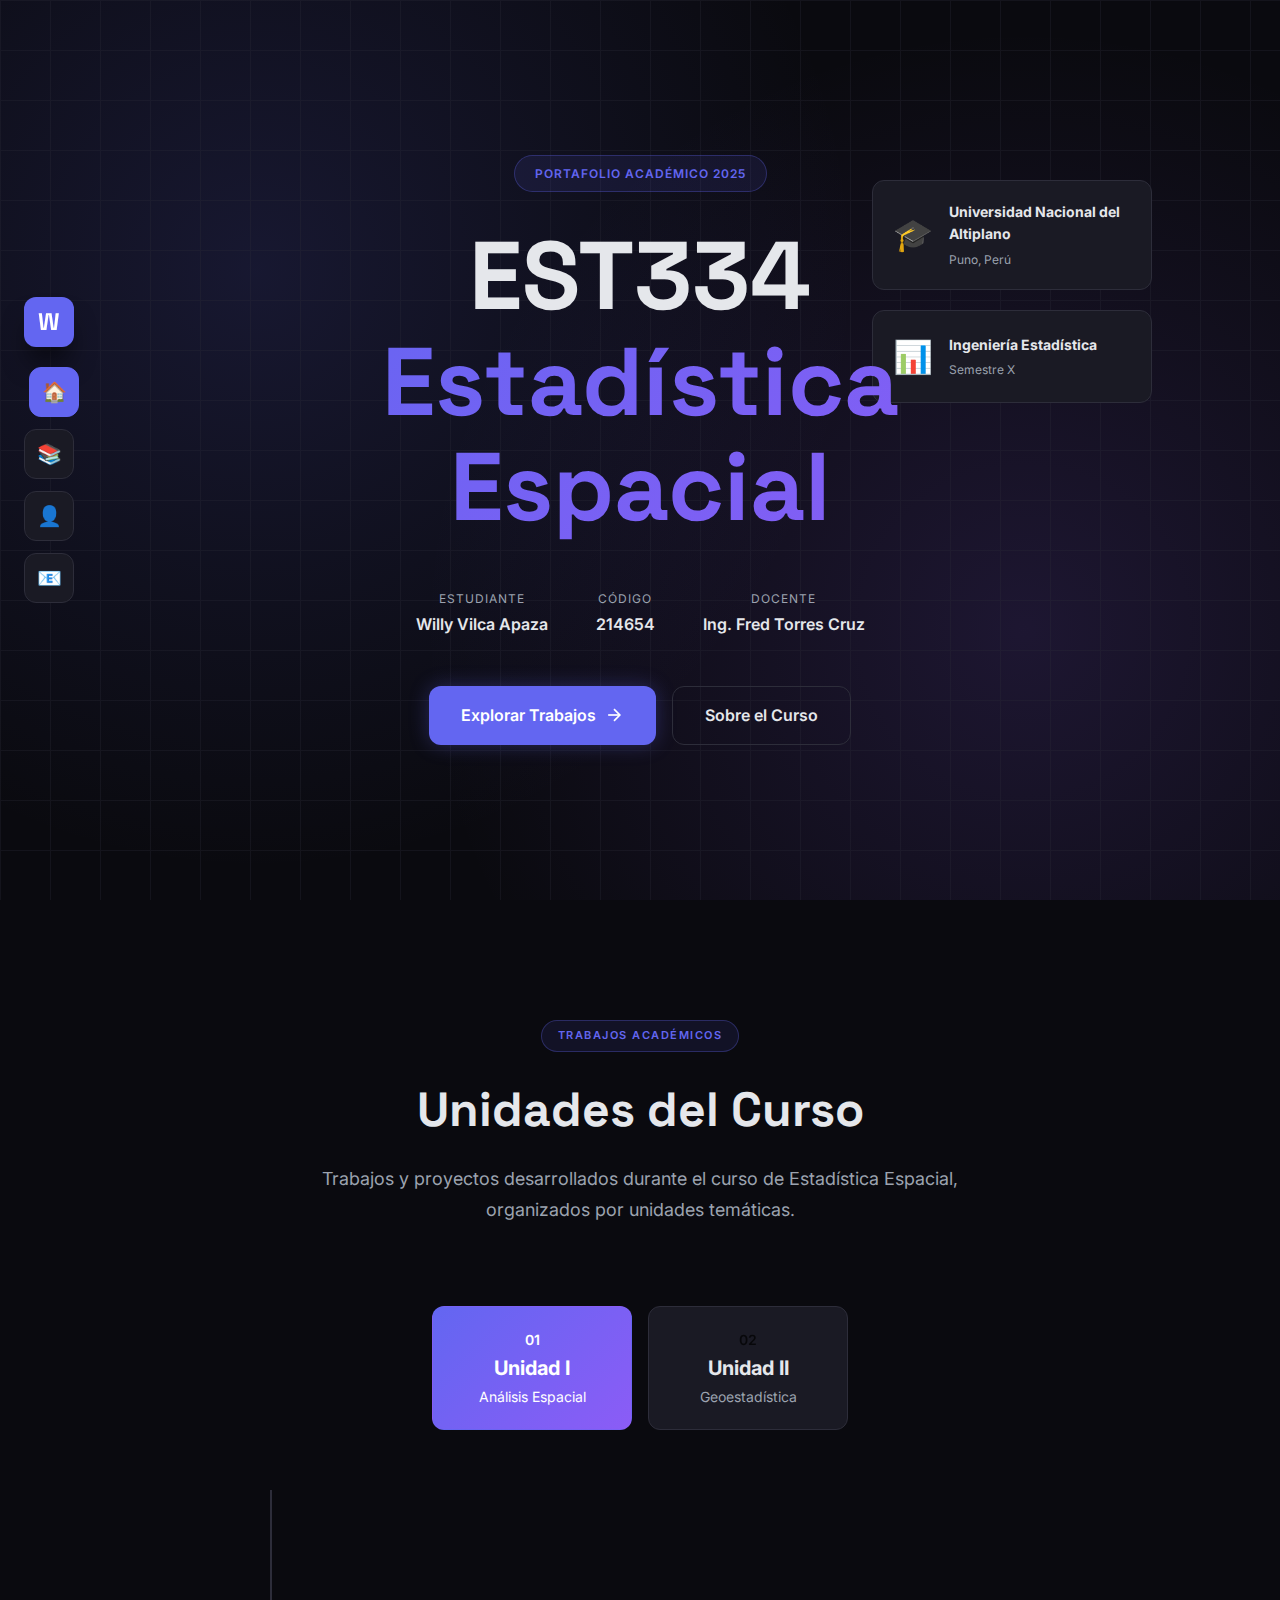
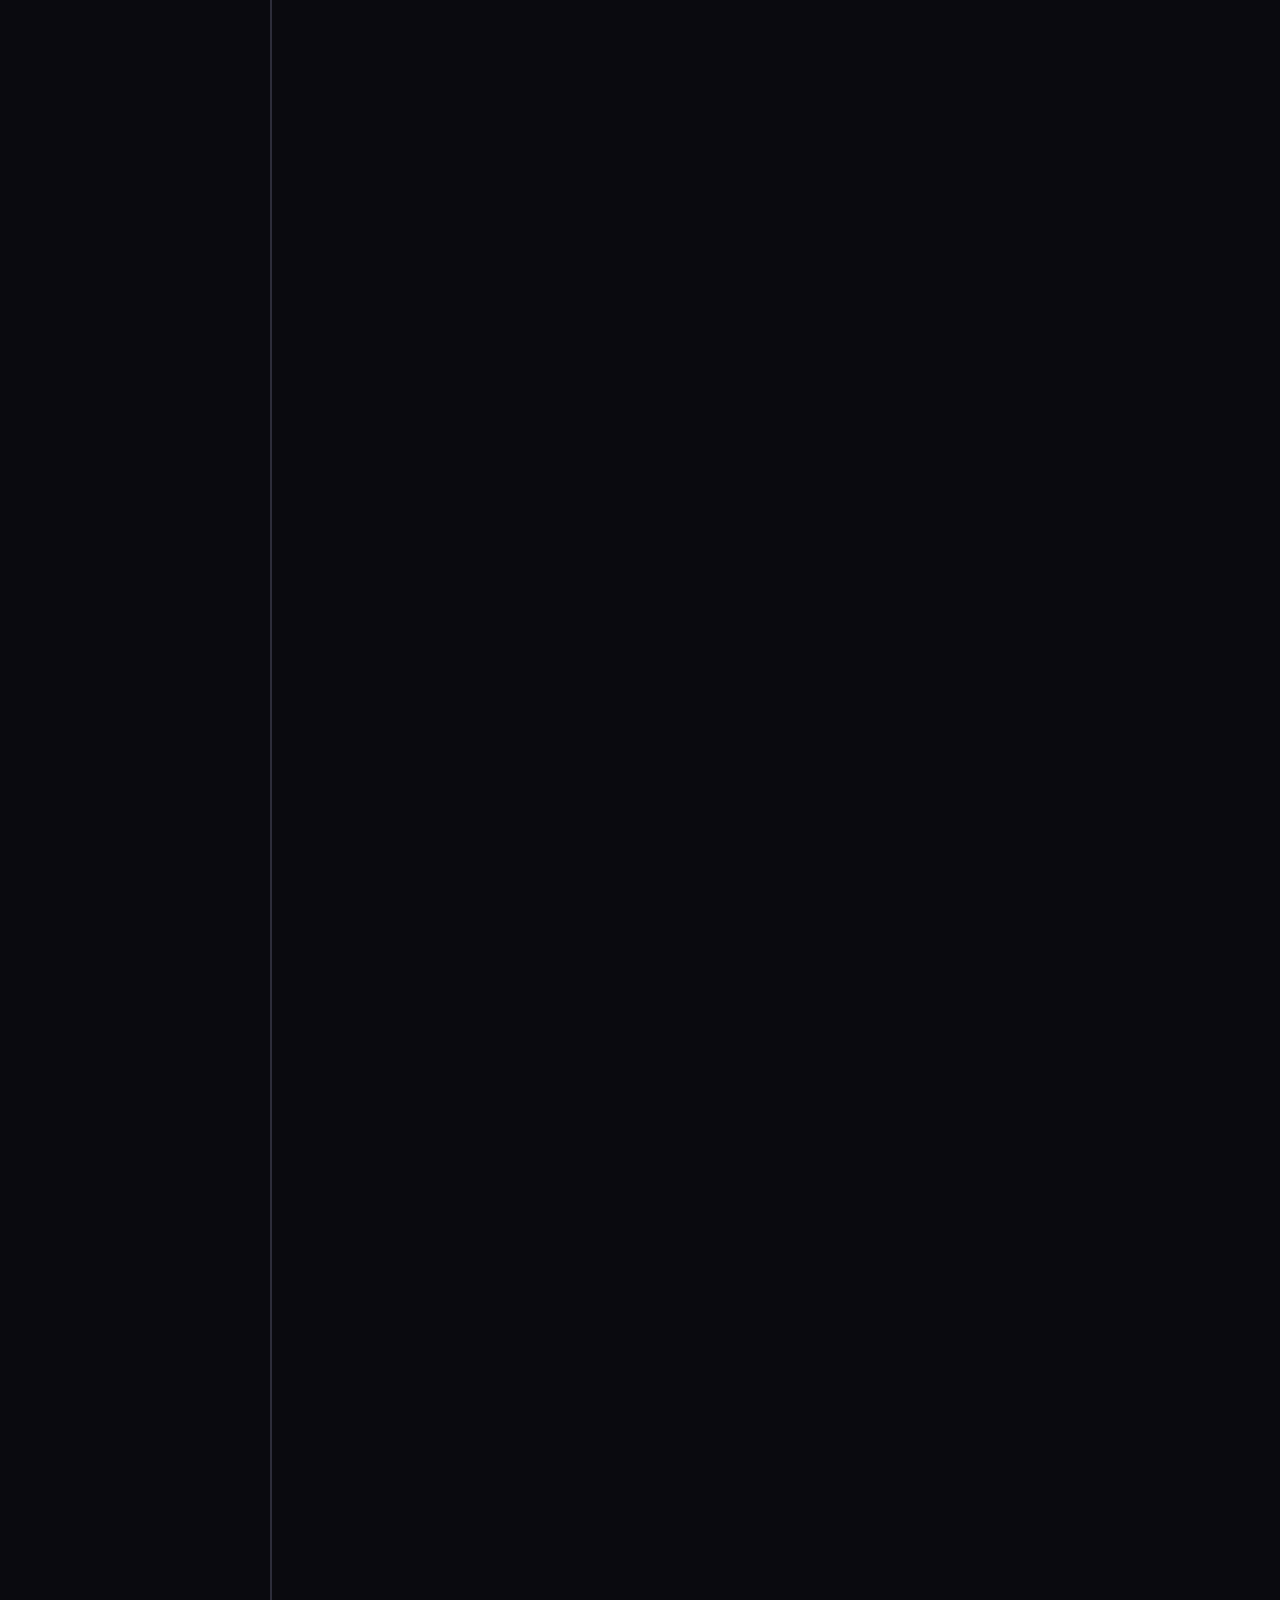
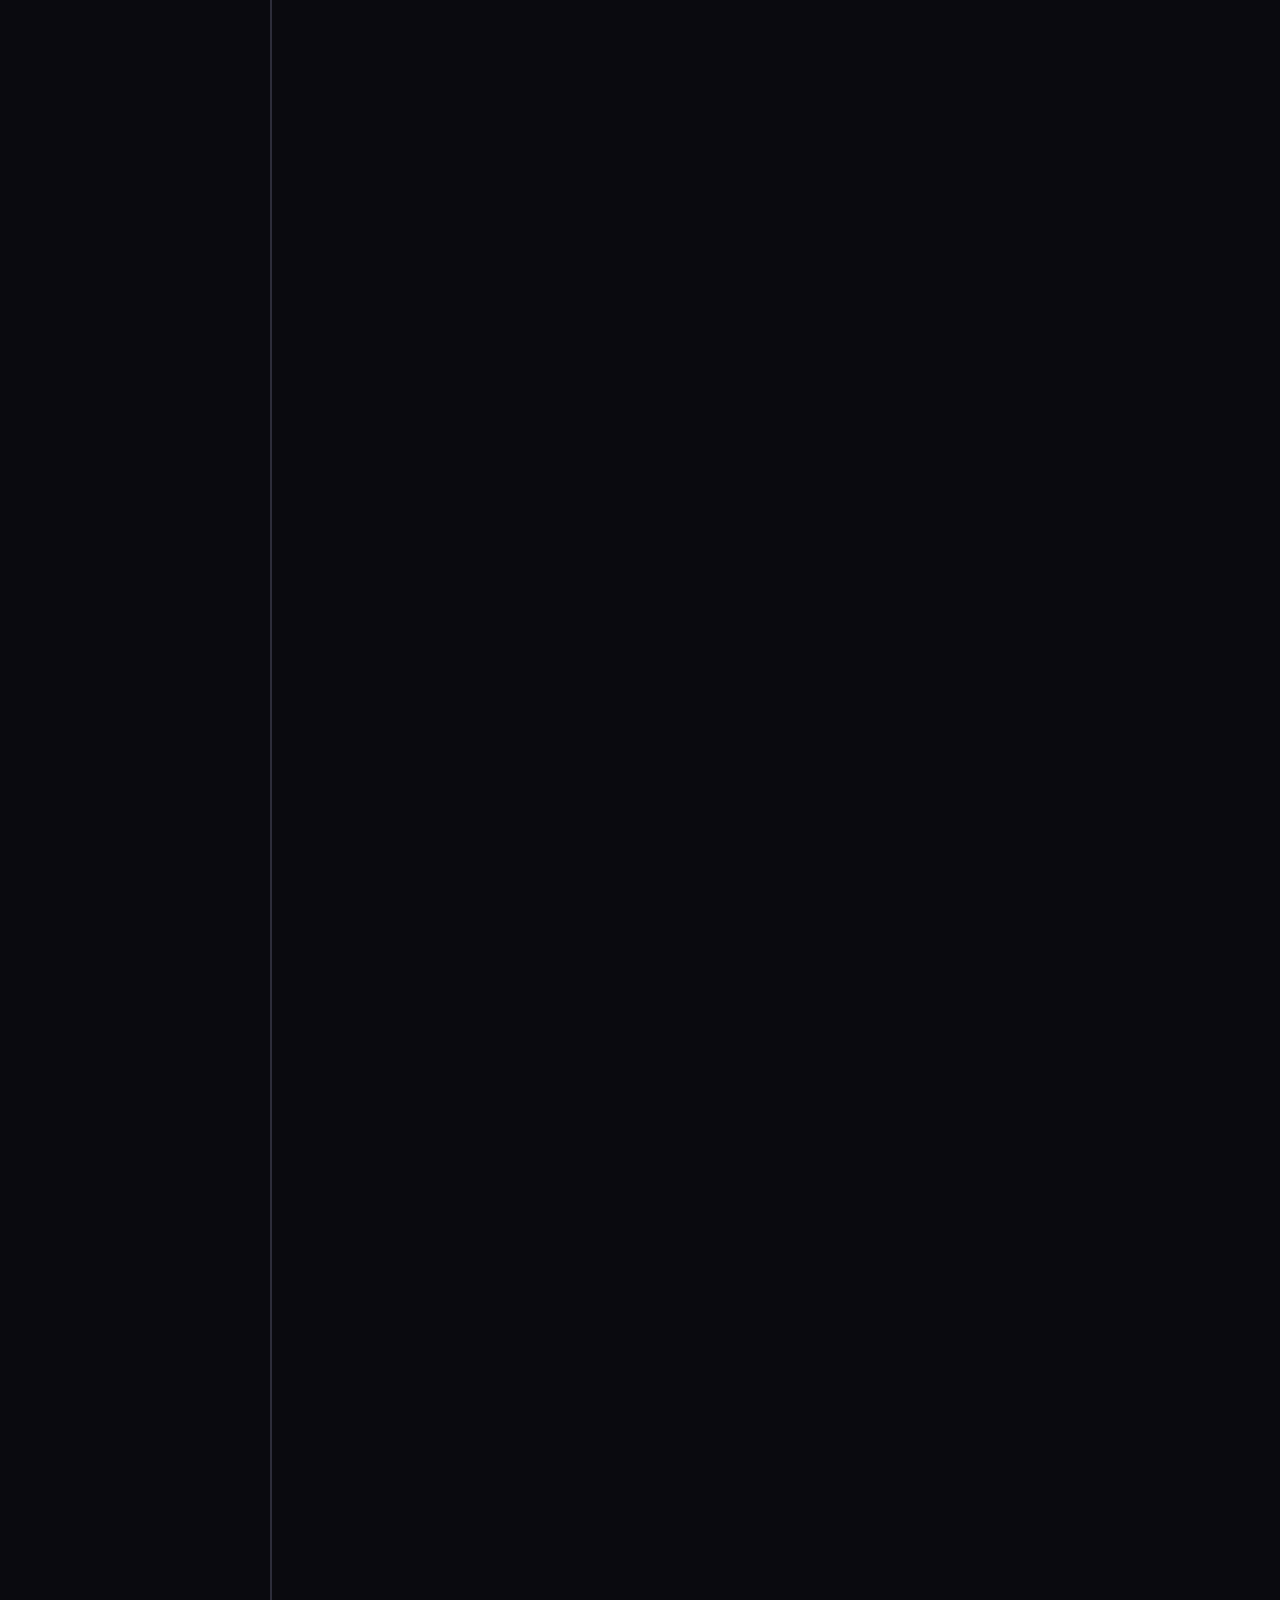
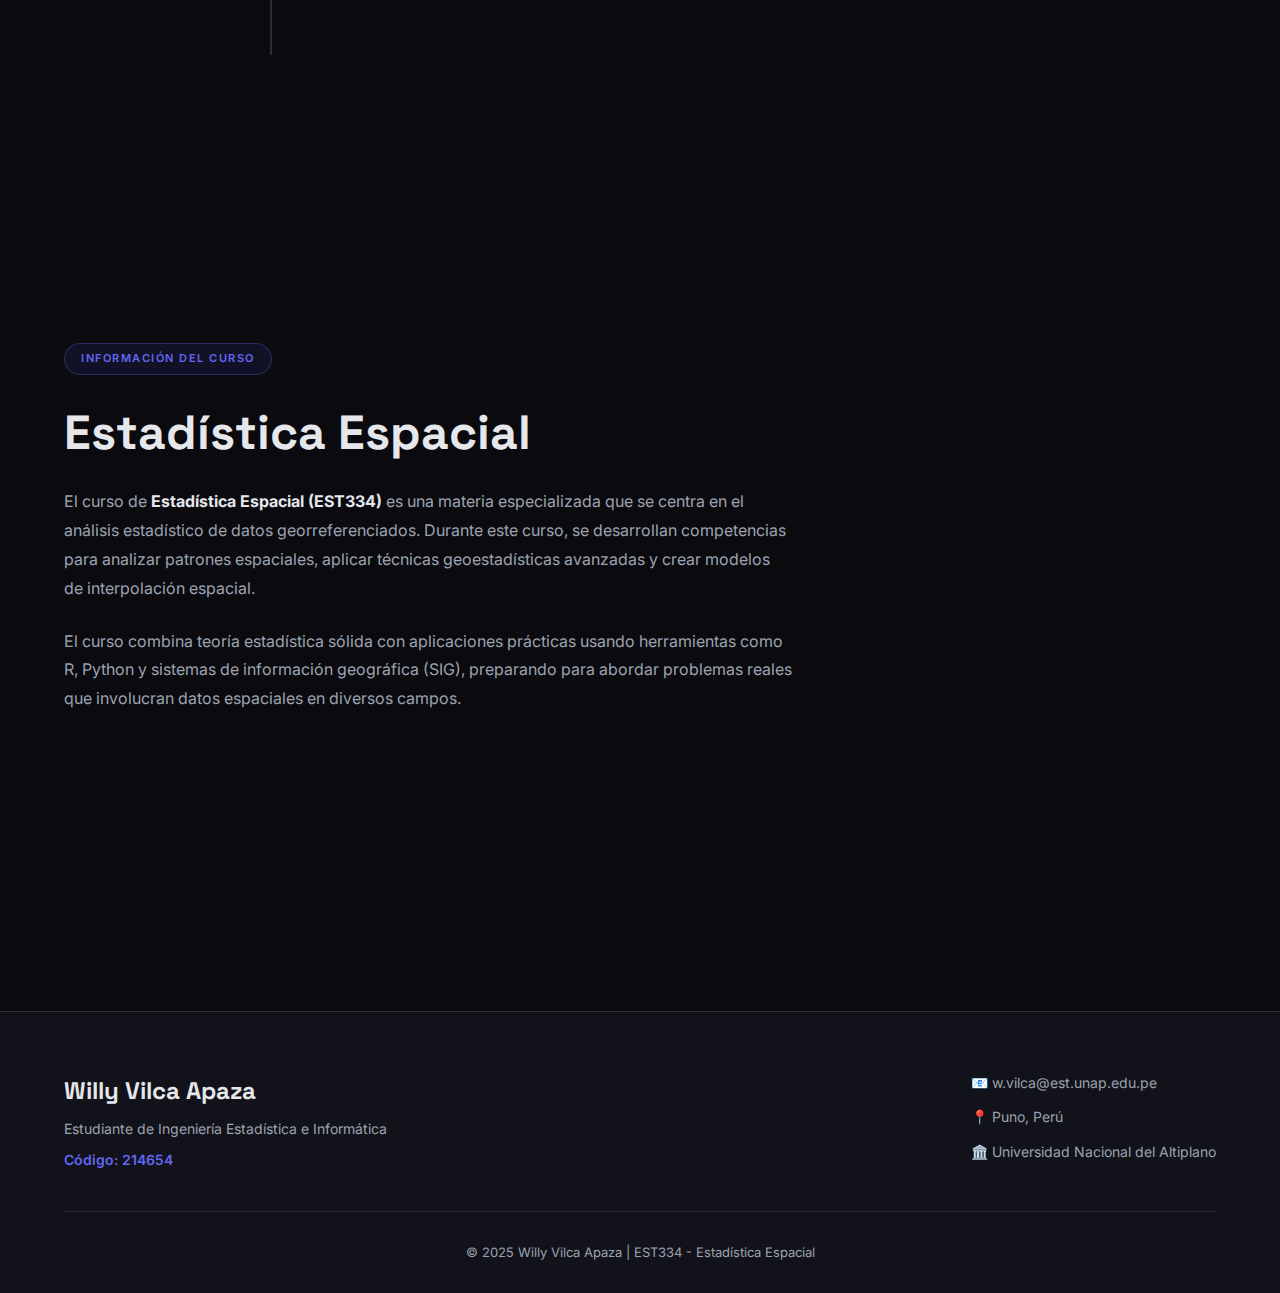
<file: index.html>
<!DOCTYPE html>
<html lang="es">
<head>
    <meta charset="UTF-8">
    <meta name="viewport" content="width=device-width, initial-scale=1.0">
    <title>Willy Vilca | EST334</title>
    
    <link rel="preconnect" href="https://fonts.googleapis.com">
    <link rel="preconnect" href="https://fonts.gstatic.com" crossorigin>
    <link href="https://fonts.googleapis.com/css2?family=Inter:wght@300;400;500;600;700;800&family=Space+Grotesk:wght@500;700&display=swap" rel="stylesheet">
    
    <link rel="stylesheet" href="style.css">
</head>
<body>
    
    <!-- ========== NAVEGACIÓN LATERAL FLOTANTE ========== -->
    <nav class="sidebar">
        <div class="sidebar-brand">
            <span class="brand-initial">W</span>
        </div>
        <ul class="sidebar-menu">
            <li><a href="#inicio" class="sidebar-link active" data-section="inicio">
                <span class="icon">🏠</span>
                <span class="tooltip">Inicio</span>
            </a></li>
            <li><a href="#unidades" class="sidebar-link" data-section="unidades">
                <span class="icon">📚</span>
                <span class="tooltip">Unidades</span>
            </a></li>
            <li><a href="#sobre" class="sidebar-link" data-section="sobre">
                <span class="icon">👤</span>
                <span class="tooltip">Sobre Mí</span>
            </a></li>
            <li><a href="#contacto" class="sidebar-link" data-section="contacto">
                <span class="icon">📧</span>
                <span class="tooltip">Contacto</span>
            </a></li>
        </ul>
    </nav>

    <!-- ========== HERO SECTION ========== -->
    <section id="inicio" class="hero">
        <div class="hero-background">
            <div class="grid-overlay"></div>
        </div>
        
        <div class="hero-content">
            <div class="hero-badge">PORTAFOLIO ACADÉMICO 2025</div>
            
            <h1 class="hero-title">
                <span class="title-line">EST334</span>
                <span class="title-line accent">Estadística Espacial</span>
            </h1>
            
            <div class="hero-info">
                <div class="info-item">
                    <span class="label">Estudiante</span>
                    <span class="value">Willy Vilca Apaza</span>
                </div>
                <div class="info-item">
                    <span class="label">Código</span>
                    <span class="value">214654</span>
                </div>
                <div class="info-item">
                    <span class="label">Docente</span>
                    <span class="value">Ing. Fred Torres Cruz</span>
                </div>
            </div>

            <div class="hero-cta">
                <a href="#unidades" class="btn-primary">
                    <span>Explorar Trabajos</span>
                    <svg width="20" height="20" viewBox="0 0 24 24" fill="none" stroke="currentColor" stroke-width="2">
                        <line x1="5" y1="12" x2="19" y2="12"/>
                        <polyline points="12 5 19 12 12 19"/>
                    </svg>
                </a>
                <a href="#sobre" class="btn-secondary">Sobre el Curso</a>
            </div>
        </div>

        <div class="hero-decoration">
            <div class="floating-card">
                <div class="card-icon">🎓</div>
                <div class="card-text">
                    <strong>Universidad Nacional del Altiplano</strong>
                    <span>Puno, Perú</span>
                </div>
            </div>
            <div class="floating-card" style="animation-delay: 0.3s;">
                <div class="card-icon">📊</div>
                <div class="card-text">
                    <strong>Ingeniería Estadística</strong>
                    <span>Semestre X</span>
                </div>
            </div>
        </div>
    </section>

    <!-- ========== UNIDADES CON TABS ========== -->
    <section id="unidades" class="units-section">
        <div class="container">
            <div class="section-header">
                <span class="section-tag">TRABAJOS ACADÉMICOS</span>
                <h2 class="section-title">Unidades del Curso</h2>
                <p class="section-description">
                    Trabajos y proyectos desarrollados durante el curso de Estadística Espacial,
                    organizados por unidades temáticas.
                </p>
            </div>

            <div class="tabs">
                <button class="tab active" data-tab="unidad1">
                    <span class="tab-number">01</span>
                    <span class="tab-title">Unidad I</span>
                    <span class="tab-subtitle">Análisis Espacial</span>
                </button>
                <button class="tab" data-tab="unidad2">
                    <span class="tab-number">02</span>
                    <span class="tab-title">Unidad II</span>
                    <span class="tab-subtitle">Geoestadística</span>
                </button>
            </div>

            <div class="tab-content active" id="unidad1">
                <div class="projects-timeline">
                    
                    <!-- Proyecto 1 -->
                    <div class="project-item">
                        <div class="project-date">10 Sept 2025</div>
                        <div class="project-card">
                            <div class="project-number">01</div>
                            <h3 class="project-title">Posicionamiento de Información</h3>
                            <p class="project-desc">Posicionamiento de una variable en la región de Puno utilizando técnicas de análisis espacial y visualización de datos georreferenciados.</p>
                            <div class="project-tags">
                                <span class="tag">Análisis Espacial</span>
                                <span class="tag">Visualización</span>
                                <span class="tag">R</span>
                            </div>
                            <div class="project-actions">
                                <a href="documentos\unidad1\Posicionamiento de Información.pdf" class="action-link pdf">
                                    <svg width="18" height="18" viewBox="0 0 24 24" fill="none" stroke="currentColor" stroke-width="2">
                                        <path d="M14 2H6a2 2 0 0 0-2 2v16a2 2 0 0 0 2 2h12a2 2 0 0 0 2-2V8z"/>
                                        <polyline points="14 2 14 8 20 8"/>
                                    </svg>
                                    Ver PDF
                                </a>
                                <a href="#" class="action-link code">
                                    <svg width="18" height="18" viewBox="0 0 24 24" fill="none" stroke="currentColor" stroke-width="2">
                                        <polyline points="16 18 22 12 16 6"/>
                                        <polyline points="8 6 2 12 8 18"/>
                                    </svg>
                                    Código R
                                </a>
                            </div>
                        </div>
                    </div>

                    <!-- Proyecto 2 -->
                    <div class="project-item">
                        <div class="project-date">16 Sept 2025</div>
                        <div class="project-card">
                            <div class="project-number">02</div>
                            <h3 class="project-title">Muestreo Bootstrap</h3>
                            <p class="project-desc">Implementación de técnicas de muestreo bootstrap considerando principios de aleatoriedad para análisis estadístico robusto.</p>
                            <div class="project-tags">
                                <span class="tag">Bootstrap</span>
                                <span class="tag">Muestreo</span>
                                <span class="tag">Estadística</span>
                            </div>
                            <div class="project-actions">
                                <a href="documentos\unidad1\Muestreo-Bootstrap.pdf" class="action-link pdf">
                                    <svg width="18" height="18" viewBox="0 0 24 24" fill="none" stroke="currentColor" stroke-width="2">
                                        <path d="M14 2H6a2 2 0 0 0-2 2v16a2 2 0 0 0 2 2h12a2 2 0 0 0 2-2V8z"/>
                                        <polyline points="14 2 14 8 20 8"/>
                                    </svg>
                                    Ver PDF
                                </a>
                                <a href="#" class="action-link code">
                                    <svg width="18" height="18" viewBox="0 0 24 24" fill="none" stroke="currentColor" stroke-width="2">
                                        <polyline points="16 18 22 12 16 6"/>
                                        <polyline points="8 6 2 12 8 18"/>
                                    </svg>
                                    Código R
                                </a>
                            </div>
                        </div>
                    </div>

                    <!-- Proyecto 3 -->
                    <div class="project-item">
                        <div class="project-date">17 Sept 2025</div>
                        <div class="project-card">
                            <div class="project-number">03</div>
                            <h3 class="project-title">Gaussian Random Fields</h3>
                            <p class="project-desc">Análisis de variables utilizando el método de Gaussian Random Fields para modelado espacial avanzado.</p>
                            <div class="project-tags">
                                <span class="tag">GRF</span>
                                <span class="tag">Modelado</span>
                                <span class="tag">Avanzado</span>
                            </div>
                            <div class="project-actions">
                                <a href="documentos\unidad1\Análisis Espacial con Modelo Gaussuano.pdf" class="action-link pdf">
                                    <svg width="18" height="18" viewBox="0 0 24 24" fill="none" stroke="currentColor" stroke-width="2">
                                        <path d="M14 2H6a2 2 0 0 0-2 2v16a2 2 0 0 0 2 2h12a2 2 0 0 0 2-2V8z"/>
                                        <polyline points="14 2 14 8 20 8"/>
                                    </svg>
                                    Ver PDF
                                </a>
                                <a href="#" class="action-link code">
                                    <svg width="18" height="18" viewBox="0 0 24 24" fill="none" stroke="currentColor" stroke-width="2">
                                        <polyline points="16 18 22 12 16 6"/>
                                        <polyline points="8 6 2 12 8 18"/>
                                    </svg>
                                    Código R
                                </a>
                            </div>
                        </div>
                    </div>

                    <!-- Proyecto 4 -->
                    <div class="project-item">
                        <div class="project-date">26 Sept 2025</div>
                        <div class="project-card">
                            <div class="project-number">04</div>
                            <h3 class="project-title">Research Statement</h3>
                            <p class="project-desc">Este estudio aborda la evaluación de modelos predictivos aplicados a datos pecuarios con dependencia espacial, proponiendo una estrategia de validación cruzada bloqueada y jerárquica que considera la estructura geográfica de los datos. Se utiliza información del inventario ganadero del Perú (ENA 2017), integrando niveles jerárquicos territoriales y variables productivas para garantizar estimaciones más realistas del rendimiento del modelo.</p>
                            <div class="project-tags">
                                <span class="tag">GRF</span>
                                <span class="tag">Modelado</span>
                                <span class="tag">Avanzado</span>
                            </div>
                            <div class="project-actions">
                                <a href="documentos\unidad1\Research_Statement.pdf" class="action-link pdf">
                                    <svg width="18" height="18" viewBox="0 0 24 24" fill="none" stroke="currentColor" stroke-width="2">
                                        <path d="M14 2H6a2 2 0 0 0-2 2v16a2 2 0 0 0 2 2h12a2 2 0 0 0 2-2V8z"/>
                                        <polyline points="14 2 14 8 20 8"/>
                                    </svg>
                                    Ver PDF
                                </a>
                                <a href="#" class="action-link code">
                                    <svg width="18" height="18" viewBox="0 0 24 24" fill="none" stroke="currentColor" stroke-width="2">
                                        <polyline points="16 18 22 12 16 6"/>
                                        <polyline points="8 6 2 12 8 18"/>
                                    </svg>
                                    Código R
                                </a>
                            </div>
                        </div>
                    </div>

                    <!-- Proyecto 5 -->
                    <div class="project-item">
                        <div class="project-date">26 Sept 2025</div>
                        <div class="project-card">
                            <div class="project-number">05</div>
                            <h3 class="project-title">Repositorio de Github</h3>
                            <p class="project-desc">En este repositorio se pueden observar los avances, enlaces y commits realizados por cada integrante, incluyendo el portafolio personal de Willy Vilca Apaza.</p>
                            <div class="project-tags">
                                <span class="tag">GRF</span>
                                <span class="tag">Modelado</span>
                                <span class="tag">Avanzado</span>
                            </div>
                            <div class="project-actions">
                                <a href="documentos\unidad1\Repositorio_de_github.pdf" class="action-link pdf">
                                    <svg width="18" height="18" viewBox="0 0 24 24" fill="none" stroke="currentColor" stroke-width="2">
                                        <path d="M14 2H6a2 2 0 0 0-2 2v16a2 2 0 0 0 2 2h12a2 2 0 0 0 2-2V8z"/>
                                        <polyline points="14 2 14 8 20 8"/>
                                    </svg>
                                    Ver PDF
                                </a>
                                <a href="#" class="action-link code">
                                    <svg width="18" height="18" viewBox="0 0 24 24" fill="none" stroke="currentColor" stroke-width="2">
                                        <polyline points="16 18 22 12 16 6"/>
                                        <polyline points="8 6 2 12 8 18"/>
                                    </svg>
                                    Código R
                                </a>
                            </div>
                        </div>
                    </div>

                    <!-- Proyecto 6 -->
                    <div class="project-item">
                        <div class="project-date">03 Oct 2025</div>
                        <div class="project-card">
                            <div class="project-number">06</div>
                            <h3 class="project-title">Aplicación de Autocorrelación Espacial</h3>
                            <p class="project-desc">Esta actividad analiza tres artículos científicos que aplican métodos de autocorrelación espacial (Índice de Moran y LISA) en diferentes contextos: exposición costera al aumento del nivel del mar, dinámica de vegetación en montañas chinas, e incidencia de paperas. El objetivo es identificar la convergencia metodológica y destacar cómo estos métodos revelan patrones espaciales no aleatorios relevantes para la gestión ambiental y de salud pública.</p>
                            <div class="project-tags">
                                <span class="tag">GRF</span>
                                <span class="tag">Modelado</span>
                                <span class="tag">Avanzado</span>
                            </div>
                            <div class="project-actions">
                                <a href="documentos\unidad1\Aplicación_de_Autocorrelación_Espacial.pdf" class="action-link pdf">
                                    <svg width="18" height="18" viewBox="0 0 24 24" fill="none" stroke="currentColor" stroke-width="2">
                                        <path d="M14 2H6a2 2 0 0 0-2 2v16a2 2 0 0 0 2 2h12a2 2 0 0 0 2-2V8z"/>
                                        <polyline points="14 2 14 8 20 8"/>
                                    </svg>
                                    Ver PDF
                                </a>
                                <a href="#" class="action-link code">
                                    <svg width="18" height="18" viewBox="0 0 24 24" fill="none" stroke="currentColor" stroke-width="2">
                                        <polyline points="16 18 22 12 16 6"/>
                                        <polyline points="8 6 2 12 8 18"/>
                                    </svg>
                                    Código R
                                </a>
                            </div>
                        </div>
                    </div>

                    <!-- Proyecto 7 -->
                    <div class="project-item">
                        <div class="project-date">14 Oct 2025</div>
                        <div class="project-card">
                            <div class="project-number">07</div>
                            <h3 class="project-title">Ejemplos Prácticos de Autocorrelación Espacial en R</h3>
                            <p class="project-desc">Aplicación práctica en R de métodos de autocorrelación espacial (matrices de pesos, Moran, Geary y hotspots) para analizar dependencia espacial en contextos territoriales y ambientales.</p>
                            <div class="project-tags">
                                <span class="tag">GRF</span>
                                <span class="tag">Modelado</span>
                                <span class="tag">Avanzado</span>
                            </div>
                            <div class="project-actions">
                                <a href="documentos\unidad1\Ejemplificar_Matrices-de-Pesos_Moran_Geary_Hotspots.R.pdf" class="action-link pdf">
                                    <svg width="18" height="18" viewBox="0 0 24 24" fill="none" stroke="currentColor" stroke-width="2">
                                        <path d="M14 2H6a2 2 0 0 0-2 2v16a2 2 0 0 0 2 2h12a2 2 0 0 0 2-2V8z"/>
                                        <polyline points="14 2 14 8 20 8"/>
                                    </svg>
                                    Ver PDF
                                </a>
                                <a href="#" class="action-link code">
                                    <svg width="18" height="18" viewBox="0 0 24 24" fill="none" stroke="currentColor" stroke-width="2">
                                        <polyline points="16 18 22 12 16 6"/>
                                        <polyline points="8 6 2 12 8 18"/>
                                    </svg>
                                    Código R
                                </a>
                            </div>
                        </div>
                    </div>

                    <!-- Proyecto 8 -->
                    <div class="project-item">
                        <div class="project-date">17 Oct 2025</div>
                        <div class="project-card">
                            <div class="project-number">08</div>
                            <h3 class="project-title">Blocked and Hierarchical Cross-Validation for Agricultural Data with Spatial Autocorrelation: Application to Peru's National Agricultural Survey - ENA 2017</h3>
                            <p class="project-desc">Blocked and hierarchical cross-validation for spatially structured agricultural data. Application to Peru's National Agricultural Survey (ENA 2017). Reproducible R code and analysis pipeline.</p>
                            <div class="project-tags">
                                <span class="tag">GRF</span>
                                <span class="tag">Modelado</span>
                                <span class="tag">Avanzado</span>
                            </div>
                            <div class="project-actions">
                                <a href="documentos/unidad1/spatial_cv_agricultural_peru_2025.pdf" class="action-link pdf">
                                    <svg width="18" height="18" viewBox="0 0 24 24" fill="none" stroke="currentColor" stroke-width="2">
                                        <path d="M14 2H6a2 2 0 0 0-2 2v16a2 2 0 0 0 2 2h12a2 2 0 0 0 2-2V8z"/>
                                        <polyline points="14 2 14 8 20 8"/>
                                    </svg>
                                    Ver PDF
                                </a>
                                <a href="#" class="action-link code">
                                    <svg width="18" height="18" viewBox="0 0 24 24" fill="none" stroke="currentColor" stroke-width="2">
                                        <polyline points="16 18 22 12 16 6"/>
                                        <polyline points="8 6 2 12 8 18"/>
                                    </svg>
                                    Código R
                                </a>
                            </div>
                        </div>
                    </div>

                    <!-- Proyecto 9 -->
                    <div class="project-item">
                        <div class="project-date">17 Oct 2025</div>
                        <div class="project-card">
                            <div class="project-number">09</div>
                            <h3 class="project-title">Spatial_cv_agricultural_peru_2025_ES</h3>
                            <p class="project-desc">Evidencia de envío de artículo científico. Correo de Acuse de Recibo.</p>
                            <div class="project-tags">
                                <span class="tag">GRF</span>
                                <span class="tag">Modelado</span>
                                <span class="tag">Avanzado</span>
                            </div>
                            <div class="project-actions">
                                <a href="documentos\unidad1\Evidencia_de_Envío_de_Artículo_Científico.pdf" class="action-link pdf">
                                    <svg width="18" height="18" viewBox="0 0 24 24" fill="none" stroke="currentColor" stroke-width="2">
                                        <path d="M14 2H6a2 2 0 0 0-2 2v16a2 2 0 0 0 2 2h12a2 2 0 0 0 2-2V8z"/>
                                        <polyline points="14 2 14 8 20 8"/>
                                    </svg>
                                    Ver PDF
                                </a>
                                <a href="#" class="action-link code">
                                    <svg width="18" height="18" viewBox="0 0 24 24" fill="none" stroke="currentColor" stroke-width="2">
                                        <polyline points="16 18 22 12 16 6"/>
                                        <polyline points="8 6 2 12 8 18"/>
                                    </svg>
                                    Código R
                                </a>
                            </div>
                        </div>
                    </div>

                    
                </div>
            </div>

            <div class="tab-content" id="unidad2">
                <div class="empty-state">
                    <div class="empty-icon">⏳</div>
                    <h3>Próximamente</h3>
                    <p>Los trabajos de la Unidad II se agregarán durante el desarrollo del curso</p>
                </div>
            </div>
        </div>
    </section>

    <!-- ========== SOBRE EL CURSO ========== -->
    <section id="sobre" class="about-section">
        <div class="container">
            <div class="about-grid">
                <div class="about-content">
                    <span class="section-tag">INFORMACIÓN DEL CURSO</span>
                    <h2 class="section-title">Estadística Espacial</h2>
                    <p class="about-text">
                        El curso de <strong>Estadística Espacial (EST334)</strong> es una materia especializada 
                        que se centra en el análisis estadístico de datos georreferenciados. Durante este curso, 
                        se desarrollan competencias para analizar patrones espaciales, aplicar técnicas 
                        geoestadísticas avanzadas y crear modelos de interpolación espacial.
                    </p>
                    <p class="about-text">
                        El curso combina teoría estadística sólida con aplicaciones prácticas usando 
                        herramientas como R, Python y sistemas de información geográfica (SIG), preparando 
                        para abordar problemas reales que involucran datos espaciales en diversos campos.
                    </p>
                    
                    <div class="stats-grid">
                        <div class="stat-card">
                            <div class="stat-number">4</div>
                            <div class="stat-label">Créditos</div>
                        </div>
                        <div class="stat-card">
                            <div class="stat-number">X</div>
                            <div class="stat-label">Semestre</div>
                        </div>
                        <div class="stat-card">
                            <div class="stat-number">2025</div>
                            <div class="stat-label">Año</div>
                        </div>
                    </div>
                </div>

                <div class="about-sidebar">
                    <div class="info-box">
                        <h4>🎯 Competencias</h4>
                        <ul class="competencies-list">
                            <li>Análisis de patrones espaciales</li>
                            <li>Técnicas geoestadísticas</li>
                            <li>Interpolación espacial (Kriging)</li>
                            <li>Uso de R y Python</li>
                            <li>Sistemas de Información Geográfica</li>
                        </ul>
                    </div>

                    <div class="info-box">
                        <h4>🏛️ Información Institucional</h4>
                        <div class="info-row">
                            <span class="label">Universidad:</span>
                            <span class="value">UNA Puno</span>
                        </div>
                        <div class="info-row">
                            <span class="label">Escuela:</span>
                            <span class="value">Ing. Estadística e Informática</span>
                        </div>
                        <div class="info-row">
                            <span class="label">Docente:</span>
                            <span class="value">Ing. Fred Torres Cruz</span>
                        </div>
                    </div>
                </div>
            </div>
        </div>
    </section>

    <!-- ========== CONTACTO ========== -->
    <footer id="contacto" class="footer">
        <div class="container">
            <div class="footer-content">
                <div class="footer-main">
                    <h3>Willy Vilca Apaza</h3>
                    <p>Estudiante de Ingeniería Estadística e Informática</p>
                    <p class="code">Código: 214654</p>
                </div>
                <div class="footer-links">
                    <a href="mailto:wvilcaa@unap.edu.pe" class="footer-link">
                        📧 w.vilca@est.unap.edu.pe
                    </a>
                    <span class="footer-link">
                        📍 Puno, Perú
                    </span>
                    <span class="footer-link">
                        🏛️ Universidad Nacional del Altiplano
                    </span>
                </div>
            </div>
            <div class="footer-bottom">
                <p>&copy; 2025 Willy Vilca Apaza | EST334 - Estadística Espacial</p>
            </div>
        </div>
    </footer>

    <script src="script.js"></script>
</body>
</html>
</file>
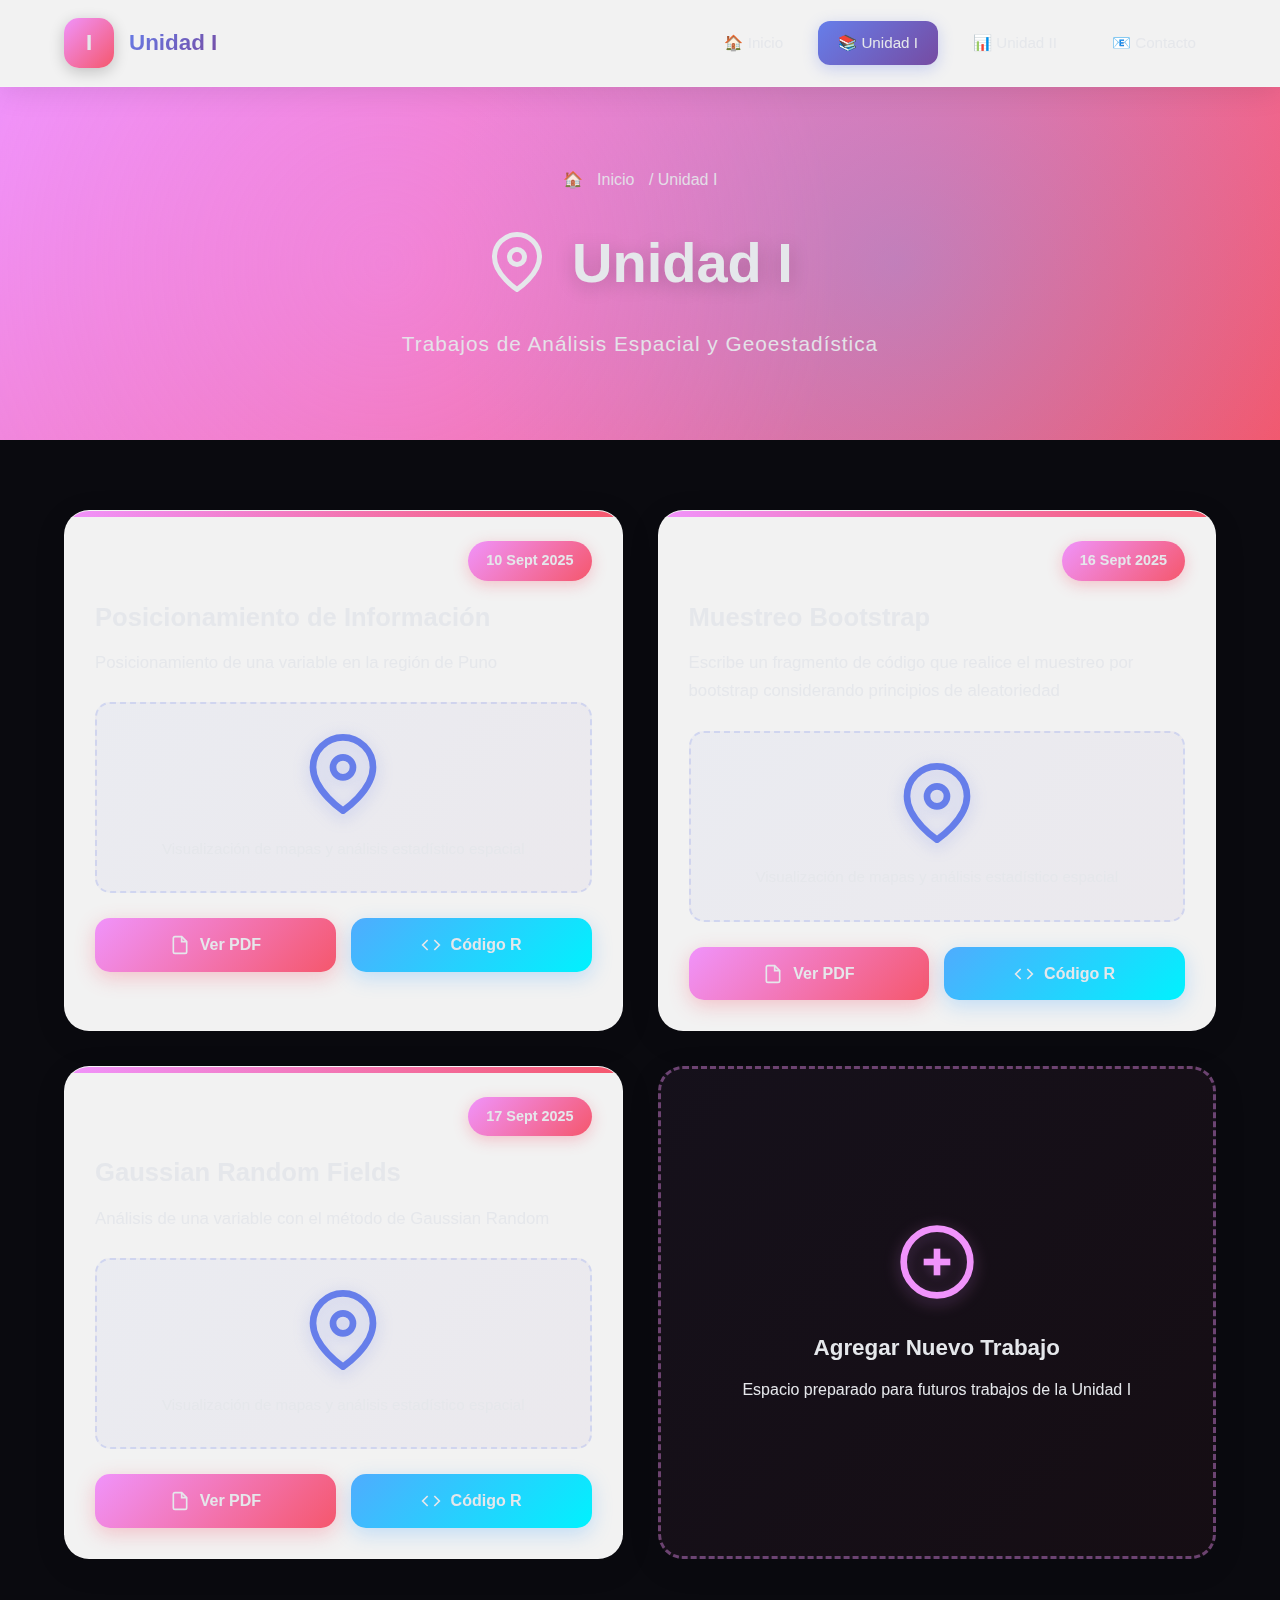
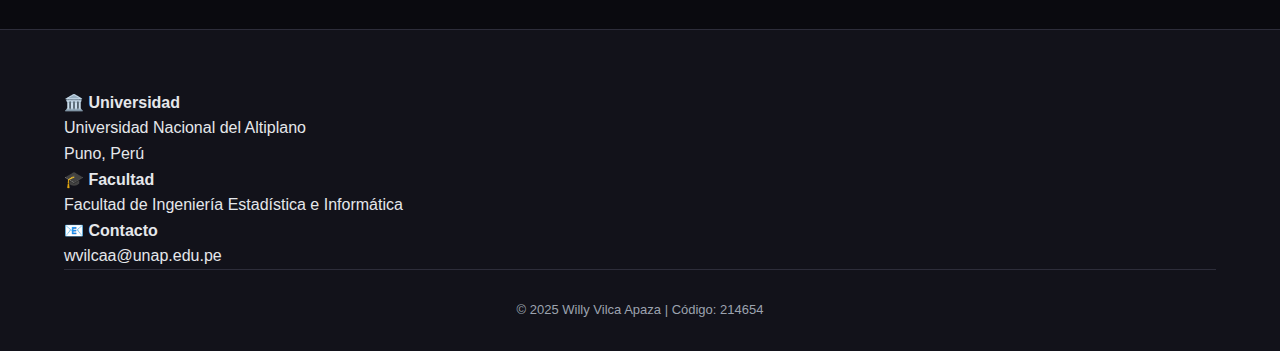
<file: unidad1.html>
<!DOCTYPE html>
<html lang="es">
<head>
    <meta charset="UTF-8">
    <meta name="viewport" content="width=device-width, initial-scale=1.0">
    <title>Unidad I - EST334</title>
    
    <link rel="preconnect" href="https://fonts.googleapis.com">
    <link rel="preconnect" href="https://fonts.gstatic.com" crossorigin>
    <link href="https://fonts.googleapis.com/css2?family=Poppins:wght@300;400;500;600;700&display=swap" rel="stylesheet">
    
    <link rel="stylesheet" href="style.css">
    <link rel="stylesheet" href="unidades.css">
</head>
<body>
    
    <!-- ========== NAVEGACIÓN ========== -->
    <nav class="navbar">
        <div class="container">
            <div class="nav-content">
                <div class="nav-brand">
                    <span class="nav-icon unit-red-icon">I</span>
                    <span class="nav-title">Unidad I</span>
                </div>
                <div class="nav-links">
                    <a href="index.html" class="nav-link">🏠 Inicio</a>
                    <a href="#" class="nav-link active">📚 Unidad I</a>
                    <a href="unidad2.html" class="nav-link">📊 Unidad II</a>
                    <a href="#contacto" class="nav-link">📧 Contacto</a>
                </div>
            </div>
        </div>
    </nav>

    <!-- ========== ENCABEZADO UNIDAD ========== -->
    <header class="unit-header unit-header-red">
        <div class="container">
            <div class="breadcrumb">
                🏠 <a href="index.html">Inicio</a> / <span>Unidad I</span>
            </div>
            <h1>
                <svg width="60" height="60" viewBox="0 0 24 24" fill="none" stroke="currentColor" stroke-width="2">
                    <path d="M21 10c0 7-9 13-9 13s-9-6-9-13a9 9 0 0 1 18 0z"/>
                    <circle cx="12" cy="10" r="3"/>
                </svg>
                Unidad I
            </h1>
            <p class="unit-subtitle">Trabajos de Análisis Espacial y Geoestadística</p>
        </div>
    </header>

    <!-- ========== TRABAJOS DE LA UNIDAD ========== -->
    <section class="works-section">
        <div class="container">
            
            <!-- Trabajo 1 -->
            <article class="work-card">
                <div class="work-header">
                    <div class="work-badge">10 Sept 2025</div>
                </div>
                <h3 class="work-title">Posicionamiento de Información</h3>
                <p class="work-description">Posicionamiento de una variable en la región de Puno</p>
                
                <div class="work-preview">
                    <svg width="80" height="80" viewBox="0 0 24 24" fill="none" stroke="currentColor" stroke-width="2">
                        <path d="M21 10c0 7-9 13-9 13s-9-6-9-13a9 9 0 0 1 18 0z"/>
                        <circle cx="12" cy="10" r="3"/>
                    </svg>
                    <p>Visualización de mapas y análisis estadístico espacial</p>
                </div>
                
                <div class="work-actions">
                    <a href="#" class="btn-action btn-pdf">
                        <svg width="20" height="20" viewBox="0 0 24 24" fill="none" stroke="currentColor" stroke-width="2">
                            <path d="M14 2H6a2 2 0 0 0-2 2v16a2 2 0 0 0 2 2h12a2 2 0 0 0 2-2V8z"/>
                            <polyline points="14 2 14 8 20 8"/>
                        </svg>
                        Ver PDF
                    </a>
                    <a href="#" class="btn-action btn-code">
                        <svg width="20" height="20" viewBox="0 0 24 24" fill="none" stroke="currentColor" stroke-width="2">
                            <polyline points="16 18 22 12 16 6"/>
                            <polyline points="8 6 2 12 8 18"/>
                        </svg>
                        Código R
                    </a>
                </div>
            </article>

            <!-- Trabajo 2 -->
            <article class="work-card">
                <div class="work-header">
                    <div class="work-badge">16 Sept 2025</div>
                </div>
                <h3 class="work-title">Muestreo Bootstrap</h3>
                <p class="work-description">Escribe un fragmento de código que realice el muestreo por bootstrap considerando principios de aleatoriedad</p>
                
                <div class="work-preview">
                    <svg width="80" height="80" viewBox="0 0 24 24" fill="none" stroke="currentColor" stroke-width="2">
                        <path d="M21 10c0 7-9 13-9 13s-9-6-9-13a9 9 0 0 1 18 0z"/>
                        <circle cx="12" cy="10" r="3"/>
                    </svg>
                    <p>Visualización de mapas y análisis estadístico espacial</p>
                </div>
                
                <div class="work-actions">
                    <a href="#" class="btn-action btn-pdf">
                        <svg width="20" height="20" viewBox="0 0 24 24" fill="none" stroke="currentColor" stroke-width="2">
                            <path d="M14 2H6a2 2 0 0 0-2 2v16a2 2 0 0 0 2 2h12a2 2 0 0 0 2-2V8z"/>
                            <polyline points="14 2 14 8 20 8"/>
                        </svg>
                        Ver PDF
                    </a>
                    <a href="#" class="btn-action btn-code">
                        <svg width="20" height="20" viewBox="0 0 24 24" fill="none" stroke="currentColor" stroke-width="2">
                            <polyline points="16 18 22 12 16 6"/>
                            <polyline points="8 6 2 12 8 18"/>
                        </svg>
                        Código R
                    </a>
                </div>
            </article>

            <!-- Trabajo 3 -->
            <article class="work-card">
                <div class="work-header">
                    <div class="work-badge">17 Sept 2025</div>
                </div>
                <h3 class="work-title">Gaussian Random Fields</h3>
                <p class="work-description">Análisis de una variable con el método de Gaussian Random</p>
                
                <div class="work-preview">
                    <svg width="80" height="80" viewBox="0 0 24 24" fill="none" stroke="currentColor" stroke-width="2">
                        <path d="M21 10c0 7-9 13-9 13s-9-6-9-13a9 9 0 0 1 18 0z"/>
                        <circle cx="12" cy="10" r="3"/>
                    </svg>
                    <p>Visualización de mapas y análisis estadístico espacial</p>
                </div>
                
                <div class="work-actions">
                    <a href="#" class="btn-action btn-pdf">
                        <svg width="20" height="20" viewBox="0 0 24 24" fill="none" stroke="currentColor" stroke-width="2">
                            <path d="M14 2H6a2 2 0 0 0-2 2v16a2 2 0 0 0 2 2h12a2 2 0 0 0 2-2V8z"/>
                            <polyline points="14 2 14 8 20 8"/>
                        </svg>
                        Ver PDF
                    </a>
                    <a href="#" class="btn-action btn-code">
                        <svg width="20" height="20" viewBox="0 0 24 24" fill="none" stroke="currentColor" stroke-width="2">
                            <polyline points="16 18 22 12 16 6"/>
                            <polyline points="8 6 2 12 8 18"/>
                        </svg>
                        Código R
                    </a>
                </div>
            </article>

            <!-- Espacio para más trabajos -->
            <article class="work-card work-card-add">
                <div class="add-content">
                    <svg width="80" height="80" viewBox="0 0 24 24" fill="none" stroke="currentColor" stroke-width="2">
                        <circle cx="12" cy="12" r="10"/>
                        <line x1="12" y1="8" x2="12" y2="16"/>
                        <line x1="8" y1="12" x2="16" y2="12"/>
                    </svg>
                    <h4>Agregar Nuevo Trabajo</h4>
                    <p>Espacio preparado para futuros trabajos de la Unidad I</p>
                </div>
            </article>

        </div>
    </section>

    <!-- ========== FOOTER ========== -->
    <footer class="footer" id="contacto">
        <div class="container">
            <div class="footer-grid">
                <div class="footer-item">
                    <h4>🏛️ Universidad</h4>
                    <p>Universidad Nacional del Altiplano</p>
                    <p>Puno, Perú</p>
                </div>
                <div class="footer-item">
                    <h4>🎓 Facultad</h4>
                    <p>Facultad de Ingeniería Estadística e Informática</p>
                </div>
                <div class="footer-item">
                    <h4>📧 Contacto</h4>
                    <p>wvilcaa@unap.edu.pe</p>
                </div>
            </div>
            <div class="footer-bottom">
                <p>&copy; 2025 Willy Vilca Apaza | Código: 214654</p>
            </div>
        </div>
    </footer>

    <script src="script.js"></script>
</body>
</html>
</file>
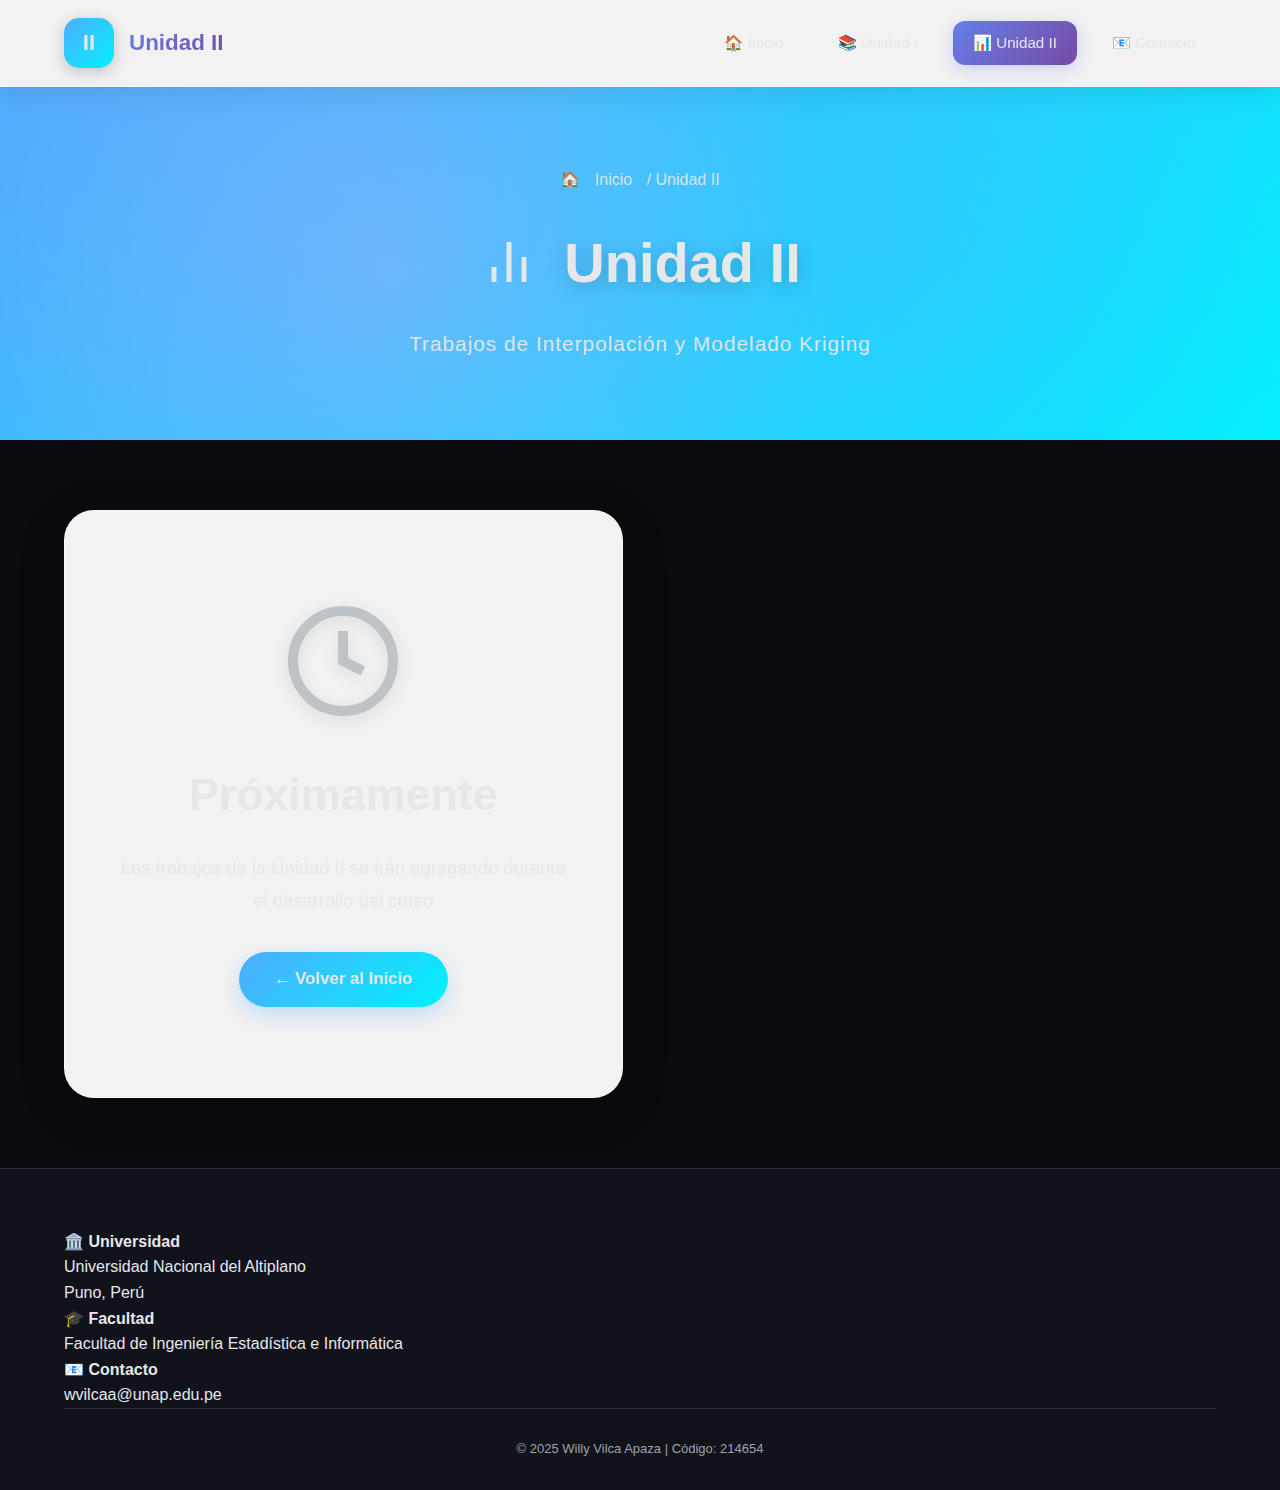
<file: unidad2.html>
<!DOCTYPE html>
<html lang="es">
<head>
    <meta charset="UTF-8">
    <meta name="viewport" content="width=device-width, initial-scale=1.0">
    <title>Unidad II - EST334</title>
    
    <link rel="preconnect" href="https://fonts.googleapis.com">
    <link rel="preconnect" href="https://fonts.gstatic.com" crossorigin>
    <link href="https://fonts.googleapis.com/css2?family=Poppins:wght@300;400;500;600;700&display=swap" rel="stylesheet">
    
    <link rel="stylesheet" href="style.css">
    <link rel="stylesheet" href="unidades.css">
</head>
<body>
    
    <!-- ========== NAVEGACIÓN ========== -->
    <nav class="navbar">
        <div class="container">
            <div class="nav-content">
                <div class="nav-brand">
                    <span class="nav-icon unit-green-icon">II</span>
                    <span class="nav-title">Unidad II</span>
                </div>
                <div class="nav-links">
                    <a href="index.html" class="nav-link">🏠 Inicio</a>
                    <a href="unidad1.html" class="nav-link">📚 Unidad I</a>
                    <a href="#" class="nav-link active">📊 Unidad II</a>
                    <a href="#contacto" class="nav-link">📧 Contacto</a>
                </div>
            </div>
        </div>
    </nav>

    <!-- ========== ENCABEZADO UNIDAD ========== -->
    <header class="unit-header unit-header-green">
        <div class="container">
            <div class="breadcrumb">
                🏠 <a href="index.html">Inicio</a> / <span>Unidad II</span>
            </div>
            <h1>
                <svg width="60" height="60" viewBox="0 0 24 24" fill="none" stroke="currentColor" stroke-width="2">
                    <line x1="18" y1="20" x2="18" y2="10"/>
                    <line x1="12" y1="20" x2="12" y2="4"/>
                    <line x1="6" y1="20" x2="6" y2="14"/>
                </svg>
                Unidad II
            </h1>
            <p class="unit-subtitle">Trabajos de Interpolación y Modelado Kriging</p>
        </div>
    </header>

    <!-- ========== MENSAJE PRÓXIMAMENTE ========== -->
    <section class="works-section">
        <div class="container">
            <div class="coming-soon">
                <svg width="120" height="120" viewBox="0 0 24 24" fill="none" stroke="currentColor" stroke-width="2">
                    <circle cx="12" cy="12" r="10"/>
                    <polyline points="12 6 12 12 16 14"/>
                </svg>
                <h2>Próximamente</h2>
                <p>Los trabajos de la Unidad II se irán agregando durante el desarrollo del curso</p>
                <a href="index.html" class="btn-back">← Volver al Inicio</a>
            </div>
        </div>
    </section>

    <!-- ========== FOOTER ========== -->
    <footer class="footer" id="contacto">
        <div class="container">
            <div class="footer-grid">
                <div class="footer-item">
                    <h4>🏛️ Universidad</h4>
                    <p>Universidad Nacional del Altiplano</p>
                    <p>Puno, Perú</p>
                </div>
                <div class="footer-item">
                    <h4>🎓 Facultad</h4>
                    <p>Facultad de Ingeniería Estadística e Informática</p>
                </div>
                <div class="footer-item">
                    <h4>📧 Contacto</h4>
                    <p>wvilcaa@unap.edu.pe</p>
                </div>
            </div>
            <div class="footer-bottom">
                <p>&copy; 2025 Willy Vilca Apaza | Código: 214654</p>
            </div>
        </div>
    </footer>

    <script src="script.js"></script>
</body>
</html>
</file>
<file: style.css>
/* ========================================
   PORTAFOLIO EST334 - DISEÑO ORIGINAL
   Por Claude - Estilo Único y Moderno
   ======================================== */

* {
    margin: 0;
    padding: 0;
    box-sizing: border-box;
}

:root {
    --color-bg: #0a0a0f;
    --color-bg-secondary: #12121a;
    --color-surface: #1a1a24;
    --color-primary: #6366f1;
    --color-accent: #8b5cf6;
    --color-success: #10b981;
    --color-text: #e5e7eb;
    --color-text-dim: #9ca3af;
    --color-border: #2d2d3a;
    
    --font-main: 'Inter', sans-serif;
    --font-display: 'Space Grotesk', sans-serif;
    
    --radius-sm: 8px;
    --radius-md: 12px;
    --radius-lg: 20px;
    
    --shadow: 0 4px 6px -1px rgba(0, 0, 0, 0.3);
    --shadow-lg: 0 20px 25px -5px rgba(0, 0, 0, 0.5);
}

html {
    scroll-behavior: smooth;
}

body {
    font-family: var(--font-main);
    background: var(--color-bg);
    color: var(--color-text);
    line-height: 1.6;
    overflow-x: hidden;
}

.container {
    max-width: 1200px;
    margin: 0 auto;
    padding: 0 24px;
}

/* ========== NAVEGACIÓN LATERAL ========== */
.sidebar {
    position: fixed;
    left: 24px;
    top: 50%;
    transform: translateY(-50%);
    z-index: 1000;
    display: flex;
    flex-direction: column;
    gap: 20px;
}

.sidebar-brand {
    width: 50px;
    height: 50px;
    background: var(--color-primary);
    border-radius: var(--radius-md);
    display: flex;
    align-items: center;
    justify-content: center;
    font-family: var(--font-display);
    font-size: 24px;
    font-weight: 700;
    color: white;
    box-shadow: var(--shadow-lg);
}

.sidebar-menu {
    list-style: none;
    display: flex;
    flex-direction: column;
    gap: 12px;
}

.sidebar-link {
    width: 50px;
    height: 50px;
    background: var(--color-surface);
    border: 1px solid var(--color-border);
    border-radius: var(--radius-md);
    display: flex;
    align-items: center;
    justify-content: center;
    font-size: 20px;
    text-decoration: none;
    color: var(--color-text-dim);
    transition: all 0.3s ease;
    position: relative;
}

.sidebar-link:hover,
.sidebar-link.active {
    background: var(--color-primary);
    color: white;
    border-color: var(--color-primary);
    transform: translateX(5px);
}

.sidebar-link .tooltip {
    position: absolute;
    left: 70px;
    background: var(--color-surface);
    padding: 8px 16px;
    border-radius: var(--radius-sm);
    white-space: nowrap;
    opacity: 0;
    pointer-events: none;
    transition: opacity 0.3s ease;
    font-size: 14px;
    border: 1px solid var(--color-border);
}

.sidebar-link:hover .tooltip {
    opacity: 1;
}

/* ========== HERO SECTION ========== */
.hero {
    min-height: 100vh;
    display: flex;
    align-items: center;
    justify-content: center;
    position: relative;
    padding: 100px 24px;
    overflow: hidden;
}

.hero-background {
    position: absolute;
    inset: 0;
    background: 
        radial-gradient(circle at 20% 30%, rgba(99, 102, 241, 0.15), transparent 50%),
        radial-gradient(circle at 80% 70%, rgba(139, 92, 246, 0.15), transparent 50%);
}

.grid-overlay {
    position: absolute;
    inset: 0;
    background-image: 
        linear-gradient(var(--color-border) 1px, transparent 1px),
        linear-gradient(90deg, var(--color-border) 1px, transparent 1px);
    background-size: 50px 50px;
    opacity: 0.3;
}

.hero-content {
    max-width: 900px;
    margin: 0 auto;
    text-align: center;
    position: relative;
    z-index: 1;
}

.hero-badge {
    display: inline-block;
    padding: 8px 20px;
    background: rgba(99, 102, 241, 0.1);
    border: 1px solid rgba(99, 102, 241, 0.3);
    border-radius: 50px;
    font-size: 12px;
    font-weight: 600;
    letter-spacing: 1px;
    color: var(--color-primary);
    margin-bottom: 32px;
    text-transform: uppercase;
}

.hero-title {
    font-family: var(--font-display);
    font-size: clamp(3rem, 8vw, 6rem);
    font-weight: 700;
    line-height: 1.1;
    margin-bottom: 48px;
}

.title-line {
    display: block;
}

.title-line.accent {
    background: linear-gradient(135deg, var(--color-primary), var(--color-accent));
    -webkit-background-clip: text;
    -webkit-text-fill-color: transparent;
    background-clip: text;
}

.hero-info {
    display: flex;
    justify-content: center;
    gap: 48px;
    margin-bottom: 48px;
    flex-wrap: wrap;
}

.info-item {
    display: flex;
    flex-direction: column;
    gap: 4px;
}

.info-item .label {
    font-size: 12px;
    color: var(--color-text-dim);
    text-transform: uppercase;
    letter-spacing: 1px;
}

.info-item .value {
    font-size: 16px;
    font-weight: 600;
    color: var(--color-text);
}

.hero-cta {
    display: flex;
    gap: 16px;
    justify-content: center;
    flex-wrap: wrap;
}

.btn-primary, .btn-secondary {
    padding: 16px 32px;
    border-radius: var(--radius-md);
    font-weight: 600;
    font-size: 16px;
    text-decoration: none;
    transition: all 0.3s ease;
    display: inline-flex;
    align-items: center;
    gap: 8px;
}

.btn-primary {
    background: var(--color-primary);
    color: white;
    box-shadow: 0 0 20px rgba(99, 102, 241, 0.3);
}

.btn-primary:hover {
    transform: translateY(-2px);
    box-shadow: 0 0 30px rgba(99, 102, 241, 0.5);
}

.btn-secondary {
    background: transparent;
    color: var(--color-text);
    border: 1px solid var(--color-border);
}

.btn-secondary:hover {
    border-color: var(--color-primary);
    color: var(--color-primary);
}

.hero-decoration {
    position: absolute;
    right: 10%;
    top: 20%;
    display: flex;
    flex-direction: column;
    gap: 20px;
}

.floating-card {
    background: var(--color-surface);
    border: 1px solid var(--color-border);
    border-radius: var(--radius-md);
    padding: 20px;
    display: flex;
    gap: 16px;
    align-items: center;
    max-width: 280px;
    animation: float 3s ease-in-out infinite;
}

@keyframes float {
    0%, 100% { transform: translateY(0); }
    50% { transform: translateY(-10px); }
}

.card-icon {
    font-size: 32px;
}

.card-text {
    display: flex;
    flex-direction: column;
    gap: 4px;
}

.card-text strong {
    font-size: 14px;
    color: var(--color-text);
}

.card-text span {
    font-size: 12px;
    color: var(--color-text-dim);
}

/* ========== SECCIONES ========== */
.units-section, .about-section {
    padding: 120px 0;
}

.section-header {
    text-align: center;
    max-width: 700px;
    margin: 0 auto 80px;
}

.section-tag {
    display: inline-block;
    padding: 6px 16px;
    background: rgba(99, 102, 241, 0.1);
    border: 1px solid rgba(99, 102, 241, 0.3);
    border-radius: 50px;
    font-size: 11px;
    font-weight: 600;
    letter-spacing: 1.5px;
    color: var(--color-primary);
    margin-bottom: 20px;
    text-transform: uppercase;
}

.section-title {
    font-family: var(--font-display);
    font-size: clamp(2rem, 4vw, 3rem);
    font-weight: 700;
    margin-bottom: 16px;
}

.section-description {
    font-size: 18px;
    color: var(--color-text-dim);
    line-height: 1.7;
}

/* ========== TABS ========== */
.tabs {
    display: flex;
    gap: 16px;
    margin-bottom: 60px;
    justify-content: center;
    flex-wrap: wrap;
}

.tab {
    background: var(--color-surface);
    border: 1px solid var(--color-border);
    border-radius: var(--radius-md);
    padding: 24px 32px;
    cursor: pointer;
    transition: all 0.3s ease;
    display: flex;
    flex-direction: column;
    gap: 8px;
    min-width: 200px;
    font-family: var(--font-main);
}

.tab:hover {
    border-color: var(--color-primary);
    transform: translateY(-4px);
}

.tab.active {
    background: linear-gradient(135deg, var(--color-primary), var(--color-accent));
    border-color: transparent;
}

.tab-number {
    font-size: 14px;
    font-weight: 600;
    opacity: 0.7;
}

.tab-title {
    font-size: 20px;
    font-weight: 700;
    color: var(--color-text);
}

.tab.active .tab-title,
.tab.active .tab-subtitle,
.tab.active .tab-number {
    color: white;
    opacity: 1;
}

.tab-subtitle {
    font-size: 14px;
    color: var(--color-text-dim);
}

.tab-content {
    display: none;
}

.tab-content.active {
    display: block;
}

/* ========== TIMELINE DE PROYECTOS ========== */
.projects-timeline {
    max-width: 800px;
    margin: 0 auto;
    position: relative;
}

.projects-timeline::before {
    content: '';
    position: absolute;
    left: 30px;
    top: 0;
    bottom: 0;
    width: 2px;
    background: var(--color-border);
}

.project-item {
    position: relative;
    padding-left: 80px;
    margin-bottom: 48px;
}

.project-date {
    position: absolute;
    left: 0;
    top: 24px;
    width: 60px;
    text-align: center;
    font-size: 12px;
    color: var(--color-text-dim);
    font-weight: 600;
}

.project-date::after {
    content: '';
    position: absolute;
    right: -11px;
    top: 50%;
    transform: translateY(-50%);
    width: 12px;
    height: 12px;
    background: var(--color-primary);
    border-radius: 50%;
    border: 3px solid var(--color-bg);
}

.project-card {
    background: var(--color-surface);
    border: 1px solid var(--color-border);
    border-radius: var(--radius-lg);
    padding: 32px;
    transition: all 0.3s ease;
    position: relative;
}

.project-card:hover {
    border-color: var(--color-primary);
    transform: translateX(8px);
}

.project-number {
    position: absolute;
    top: 32px;
    right: 32px;
    font-family: var(--font-display);
    font-size: 48px;
    font-weight: 700;
    color: rgba(99, 102, 241, 0.1);
}

.project-title {
    font-family: var(--font-display);
    font-size: 24px;
    font-weight: 700;
    margin-bottom: 12px;
    color: var(--color-text);
}

.project-desc {
    font-size: 15px;
    color: var(--color-text-dim);
    line-height: 1.7;
    margin-bottom: 24px;
}

.project-tags {
    display: flex;
    gap: 8px;
    margin-bottom: 24px;
    flex-wrap: wrap;
}

.tag {
    padding: 4px 12px;
    background: rgba(99, 102, 241, 0.1);
    border: 1px solid rgba(99, 102, 241, 0.2);
    border-radius: 50px;
    font-size: 12px;
    color: var(--color-primary);
    font-weight: 500;
}

.project-actions {
    display: flex;
    gap: 12px;
}

.action-link {
    flex: 1;
    padding: 12px 20px;
    background: var(--color-bg-secondary);
    border: 1px solid var(--color-border);
    border-radius: var(--radius-sm);
    text-decoration: none;
    color: var(--color-text);
    font-weight: 600;
    font-size: 14px;
    display: flex;
    align-items: center;
    justify-content: center;
    gap: 8px;
    transition: all 0.3s ease;
}

.action-link.pdf:hover {
    background: #ef4444;
    border-color: #ef4444;
    color: white;
}

.action-link.code:hover {
    background: var(--color-primary);
    border-color: var(--color-primary);
    color: white;
}

/* ========== ESTADO VACÍO ========== */
.empty-state {
    text-align: center;
    padding: 80px 20px;
}

.empty-icon {
    font-size: 64px;
    margin-bottom: 24px;
    opacity: 0.5;
}

.empty-state h3 {
    font-size: 24px;
    margin-bottom: 12px;
    color: var(--color-text);
}

.empty-state p {
    font-size: 16px;
    color: var(--color-text-dim);
}

/* ========== SOBRE EL CURSO ========== */
.about-grid {
    display: grid;
    grid-template-columns: 2fr 1fr;
    gap: 60px;
}

.about-text {
    font-size: 16px;
    line-height: 1.8;
    color: var(--color-text-dim);
    margin-bottom: 24px;
}

.about-text strong {
    color: var(--color-text);
}

.stats-grid {
    display: grid;
    grid-template-columns: repeat(3, 1fr);
    gap: 20px;
    margin-top: 40px;
}

.stat-card {
    background: var(--color-surface);
    border: 1px solid var(--color-border);
    border-radius: var(--radius-md);
    padding: 24px;
    text-align: center;
}

.stat-number {
    font-family: var(--font-display);
    font-size: 36px;
    font-weight: 700;
    color: var(--color-primary);
    margin-bottom: 8px;
}

.stat-label {
    font-size: 14px;
    color: var(--color-text-dim);
}

.about-sidebar {
    display: flex;
    flex-direction: column;
    gap: 24px;
}

.info-box {
    background: var(--color-surface);
    border: 1px solid var(--color-border);
    border-radius: var(--radius-md);
    padding: 24px;
}

.info-box h4 {
    font-size: 16px;
    font-weight: 600;
    margin-bottom: 16px;
    color: var(--color-text);
}

.competencies-list {
    list-style: none;
    display: flex;
    flex-direction: column;
    gap: 12px;
}

.competencies-list li {
    font-size: 14px;
    color: var(--color-text-dim);
    padding-left: 20px;
    position: relative;
}

.competencies-list li::before {
    content: '→';
    position: absolute;
    left: 0;
    color: var(--color-primary);
}

.info-row {
    display: flex;
    justify-content: space-between;
    padding: 12px 0;
    border-bottom: 1px solid var(--color-border);
    font-size: 14px;
}

.info-row:last-child {
    border-bottom: none;
}

.info-row .label {
    color: var(--color-text-dim);
}

.info-row .value {
    color: var(--color-text);
    font-weight: 500;
}

/* ========== FOOTER ========== */
.footer {
    background: var(--color-bg-secondary);
    border-top: 1px solid var(--color-border);
    padding: 60px 0 30px;
}

.footer-content {
    display: flex;
    justify-content: space-between;
    margin-bottom: 40px;
    gap: 40px;
}

.footer-main h3 {
    font-family: var(--font-display);
    font-size: 24px;
    margin-bottom: 8px;
}

.footer-main p {
    color: var(--color-text-dim);
    font-size: 14px;
}

.footer-main .code {
    margin-top: 8px;
    font-weight: 600;
    color: var(--color-primary);
}

.footer-links {
    display: flex;
    flex-direction: column;
    gap: 12px;
}

.footer-link {
    color: var(--color-text-dim);
    text-decoration: none;
    font-size: 14px;
    transition: color 0.3s ease;
}

.footer-link:hover {
    color: var(--color-primary);
}

.footer-bottom {
    text-align: center;
    padding-top: 30px;
    border-top: 1px solid var(--color-border);
}

.footer-bottom p {
    font-size: 13px;
    color: var(--color-text-dim);
}

/* ========== RESPONSIVE ========== */
@media (max-width: 1024px) {
    .sidebar {
        display: none;
    }
    
    .hero-decoration {
        display: none;
    }
    
    .about-grid {
        grid-template-columns: 1fr;
    }
}

@media (max-width: 768px) {
    .hero {
        padding: 80px 20px;
    }
    
    .hero-title {
        font-size: 2.5rem;
    }
    
    .hero-info {
        flex-direction: column;
        gap: 24px;
    }
    
    .hero-cta {
        flex-direction: column;
    }
    
    .btn-primary, .btn-secondary {
        width: 100%;
        justify-content: center;
    }
    
    .tabs {
        flex-direction: column;
    }
    
    .tab {
        width: 100%;
    }
    
    .projects-timeline::before {
        left: 15px;
    }
    
    .project-item {
        padding-left: 50px;
    }
    
    .project-date {
        width: 40px;
        font-size: 10px;
    }
    
    .project-card {
        padding: 24px;
    }
    
    .project-number {
        font-size: 32px;
        top: 24px;
        right: 24px;
    }
    
    .project-actions {
        flex-direction: column;
    }
    
    .stats-grid {
        grid-template-columns: 1fr;
    }
    
    .footer-content {
        flex-direction: column;
    }
}

@media (max-width: 480px) {
    .hero-title {
        font-size: 2rem;
    }
    
    .section-title {
        font-size: 1.75rem;
    }
    
    .project-title {
        font-size: 20px;
    }
}
</file>
<file: unidades.css>
/* ========================================
   ESTILOS PARA PÁGINAS DE UNIDADES
   EST334 - Diseño Moderno y Único
   ======================================== */

/* ========== NAVEGACIÓN ========== */
.navbar {
    background: rgba(255, 255, 255, 0.95);
    backdrop-filter: blur(10px);
    box-shadow: 0 4px 30px rgba(0, 0, 0, 0.1);
    position: sticky;
    top: 0;
    z-index: 1000;
    border-bottom: 1px solid rgba(255, 255, 255, 0.18);
}

.nav-content {
    display: flex;
    justify-content: space-between;
    align-items: center;
    padding: 18px 0;
}

.nav-brand {
    display: flex;
    align-items: center;
    gap: 15px;
}

.nav-icon {
    width: 50px;
    height: 50px;
    border-radius: 15px;
    display: flex;
    align-items: center;
    justify-content: center;
    color: var(--color-blanco);
    font-weight: 700;
    font-size: 1.4rem;
    box-shadow: 0 4px 15px rgba(0, 0, 0, 0.2);
}

.unit-red-icon {
    background: linear-gradient(135deg, #f093fb, #f5576c);
}

.unit-green-icon {
    background: linear-gradient(135deg, #4facfe, #00f2fe);
}

.nav-title {
    font-size: 1.4rem;
    font-weight: 700;
    background: linear-gradient(135deg, #667eea, #764ba2);
    -webkit-background-clip: text;
    -webkit-text-fill-color: transparent;
    background-clip: text;
}

.nav-links {
    display: flex;
    gap: 15px;
}

.nav-link {
    text-decoration: none;
    color: var(--color-texto-claro);
    font-weight: 500;
    padding: 10px 20px;
    border-radius: 12px;
    transition: all 0.3s ease;
    font-size: 0.95rem;
}

.nav-link:hover {
    color: #667eea;
    background: rgba(102, 126, 234, 0.1);
    transform: translateY(-2px);
}

.nav-link.active {
    color: var(--color-blanco);
    background: linear-gradient(135deg, #667eea, #764ba2);
    box-shadow: 0 4px 15px rgba(102, 126, 234, 0.3);
}

/* ========== ENCABEZADO DE UNIDAD ========== */
.unit-header {
    padding: 80px 0;
    color: var(--color-blanco);
    text-align: center;
    position: relative;
    overflow: hidden;
}

.unit-header::before {
    content: '';
    position: absolute;
    top: 0;
    left: 0;
    width: 100%;
    height: 100%;
    background: 
        radial-gradient(circle at 30% 50%, rgba(240, 147, 251, 0.3), transparent 50%),
        radial-gradient(circle at 70% 50%, rgba(79, 172, 254, 0.3), transparent 50%);
    pointer-events: none;
}

.unit-header-red {
    background: linear-gradient(135deg, #f093fb 0%, #f5576c 100%);
}

.unit-header-green {
    background: linear-gradient(135deg, #4facfe 0%, #00f2fe 100%);
}

.breadcrumb {
    font-size: 1rem;
    margin-bottom: 25px;
    opacity: 0.9;
    position: relative;
    z-index: 1;
}

.breadcrumb a {
    color: var(--color-blanco);
    text-decoration: none;
    transition: all 0.3s ease;
    padding: 5px 10px;
    border-radius: 8px;
}

.breadcrumb a:hover {
    background: rgba(255, 255, 255, 0.2);
}

.unit-header h1 {
    font-size: 3.5rem;
    font-weight: 800;
    margin-bottom: 20px;
    display: flex;
    align-items: center;
    justify-content: center;
    gap: 25px;
    text-shadow: 0 4px 20px rgba(0, 0, 0, 0.2);
    position: relative;
    z-index: 1;
}

.unit-subtitle {
    font-size: 1.3rem;
    opacity: 0.95;
    font-weight: 300;
    letter-spacing: 1px;
    position: relative;
    z-index: 1;
}

/* ========== SECCIÓN DE TRABAJOS ========== */
.works-section {
    padding: 70px 0;
    min-height: 70vh;
}

.works-section .container {
    display: grid;
    grid-template-columns: repeat(auto-fill, minmax(380px, 1fr));
    gap: 35px;
}

/* ========== TARJETAS DE TRABAJOS ========== */
.work-card {
    background: rgba(255, 255, 255, 0.95);
    backdrop-filter: blur(10px);
    border-radius: 25px;
    padding: 30px;
    box-shadow: 0 8px 32px rgba(0, 0, 0, 0.1);
    transition: all 0.4s cubic-bezier(0.175, 0.885, 0.32, 1.275);
    border: 1px solid rgba(255, 255, 255, 0.18);
    position: relative;
    overflow: hidden;
}

.work-card::before {
    content: '';
    position: absolute;
    top: 0;
    left: 0;
    width: 100%;
    height: 6px;
    background: linear-gradient(90deg, #f093fb, #f5576c);
}

.work-card:hover {
    transform: translateY(-10px) scale(1.02);
    box-shadow: 0 15px 45px rgba(0, 0, 0, 0.2);
}

.work-header {
    display: flex;
    justify-content: flex-end;
    margin-bottom: 20px;
}

.work-badge {
    background: linear-gradient(135deg, #f093fb, #f5576c);
    color: var(--color-blanco);
    padding: 8px 18px;
    border-radius: 25px;
    font-size: 0.9rem;
    font-weight: 600;
    box-shadow: 0 4px 15px rgba(245, 87, 108, 0.3);
}

.work-title {
    font-size: 1.6rem;
    color: var(--color-texto);
    margin-bottom: 15px;
    font-weight: 700;
    line-height: 1.3;
}

.work-description {
    font-size: 1.05rem;
    color: var(--color-texto-claro);
    margin-bottom: 25px;
    line-height: 1.7;
}

.work-preview {
    background: linear-gradient(135deg, rgba(102, 126, 234, 0.05), rgba(118, 75, 162, 0.05));
    padding: 30px;
    border-radius: 15px;
    text-align: center;
    margin-bottom: 25px;
    border: 2px dashed rgba(102, 126, 234, 0.2);
    transition: all 0.3s ease;
}

.work-preview:hover {
    background: linear-gradient(135deg, rgba(102, 126, 234, 0.1), rgba(118, 75, 162, 0.1));
    border-color: rgba(102, 126, 234, 0.4);
}

.work-preview svg {
    color: #667eea;
    margin-bottom: 15px;
    filter: drop-shadow(0 4px 8px rgba(102, 126, 234, 0.3));
}

.work-preview p {
    font-size: 0.95rem;
    color: var(--color-texto-claro);
}

/* ========== BOTONES DE ACCIÓN ========== */
.work-actions {
    display: flex;
    gap: 15px;
}

.btn-action {
    flex: 1;
    display: flex;
    align-items: center;
    justify-content: center;
    gap: 10px;
    padding: 14px 22px;
    border-radius: 15px;
    text-decoration: none;
    font-weight: 600;
    font-size: 1rem;
    transition: all 0.3s ease;
    position: relative;
    overflow: hidden;
}

.btn-action::before {
    content: '';
    position: absolute;
    top: 50%;
    left: 50%;
    width: 0;
    height: 0;
    border-radius: 50%;
    background: rgba(255, 255, 255, 0.3);
    transform: translate(-50%, -50%);
    transition: width 0.5s, height 0.5s;
}

.btn-action:hover::before {
    width: 300px;
    height: 300px;
}

.btn-pdf {
    background: linear-gradient(135deg, #f093fb, #f5576c);
    color: var(--color-blanco);
    box-shadow: 0 6px 20px rgba(245, 87, 108, 0.3);
}

.btn-pdf:hover {
    transform: translateY(-3px);
    box-shadow: 0 10px 30px rgba(245, 87, 108, 0.4);
}

.btn-code {
    background: linear-gradient(135deg, #4facfe, #00f2fe);
    color: var(--color-blanco);
    box-shadow: 0 6px 20px rgba(79, 172, 254, 0.3);
}

.btn-code:hover {
    transform: translateY(-3px);
    box-shadow: 0 10px 30px rgba(79, 172, 254, 0.4);
}

/* ========== TARJETA AGREGAR TRABAJO ========== */
.work-card-add {
    background: linear-gradient(135deg, rgba(240, 147, 251, 0.05), rgba(245, 87, 108, 0.05));
    border: 3px dashed rgba(240, 147, 251, 0.4);
    display: flex;
    align-items: center;
    justify-content: center;
    min-height: 400px;
    cursor: pointer;
    transition: all 0.3s ease;
}

.work-card-add::before {
    display: none;
}

.work-card-add:hover {
    background: linear-gradient(135deg, rgba(240, 147, 251, 0.1), rgba(245, 87, 108, 0.1));
    border-color: rgba(240, 147, 251, 0.6);
}

.add-content {
    text-align: center;
}

.add-content svg {
    color: #f093fb;
    margin-bottom: 20px;
    filter: drop-shadow(0 4px 8px rgba(240, 147, 251, 0.3));
}

.add-content h4 {
    font-size: 1.4rem;
    color: var(--color-texto);
    margin-bottom: 12px;
    font-weight: 600;
}

.add-content p {
    font-size: 1rem;
    color: var(--color-texto-claro);
}

/* ========== MENSAJE PRÓXIMAMENTE ========== */
.coming-soon {
    background: rgba(255, 255, 255, 0.95);
    backdrop-filter: blur(10px);
    padding: 90px 50px;
    border-radius: 30px;
    text-align: center;
    box-shadow: 0 12px 48px rgba(0, 0, 0, 0.15);
    max-width: 650px;
    margin: 0 auto;
    border: 1px solid rgba(255, 255, 255, 0.5);
}

.coming-soon svg {
    color: #bdc3c7;
    margin-bottom: 30px;
    filter: drop-shadow(0 4px 8px rgba(0, 0, 0, 0.1));
}

.coming-soon h2 {
    font-size: 2.8rem;
    color: var(--color-texto);
    margin-bottom: 20px;
    font-weight: 700;
}

.coming-soon p {
    font-size: 1.15rem;
    color: var(--color-texto-claro);
    margin-bottom: 35px;
    line-height: 1.8;
}

.btn-back {
    display: inline-block;
    background: linear-gradient(135deg, #4facfe, #00f2fe);
    color: var(--color-blanco);
    padding: 14px 35px;
    border-radius: 50px;
    text-decoration: none;
    font-weight: 600;
    font-size: 1.05rem;
    transition: all 0.3s ease;
    box-shadow: 0 8px 20px rgba(79, 172, 254, 0.3);
}

.btn-back:hover {
    transform: translateY(-3px);
    box-shadow: 0 12px 30px rgba(79, 172, 254, 0.4);
}

/* ========== RESPONSIVE ========== */
@media (max-width: 768px) {
    .nav-content {
        flex-direction: column;
        gap: 20px;
    }
    
    .nav-links {
        flex-wrap: wrap;
        justify-content: center;
        gap: 10px;
    }
    
    .nav-link {
        font-size: 0.9rem;
        padding: 8px 15px;
    }
    
    .unit-header h1 {
        font-size: 2.5rem;
        flex-direction: column;
        gap: 15px;
    }
    
    .unit-header {
        padding: 60px 0;
    }
    
    .works-section .container {
        grid-template-columns: 1fr;
    }
    
    .work-actions {
        flex-direction: column;
    }
    
    .coming-soon {
        padding: 60px 30px;
    }
    
    .coming-soon h2 {
        font-size: 2.2rem;
    }
}

@media (max-width: 480px) {
    .unit-header {
        padding: 50px 0;
    }
    
    .unit-header h1 {
        font-size: 2rem;
    }
    
    .work-card {
        padding: 25px;
    }
    
    .work-title {
        font-size: 1.4rem;
    }
    
    .nav-icon {
        width: 45px;
        height: 45px;
        font-size: 1.2rem;
    }
    
    .nav-title {
        font-size: 1.2rem;
    }
}
</file>
